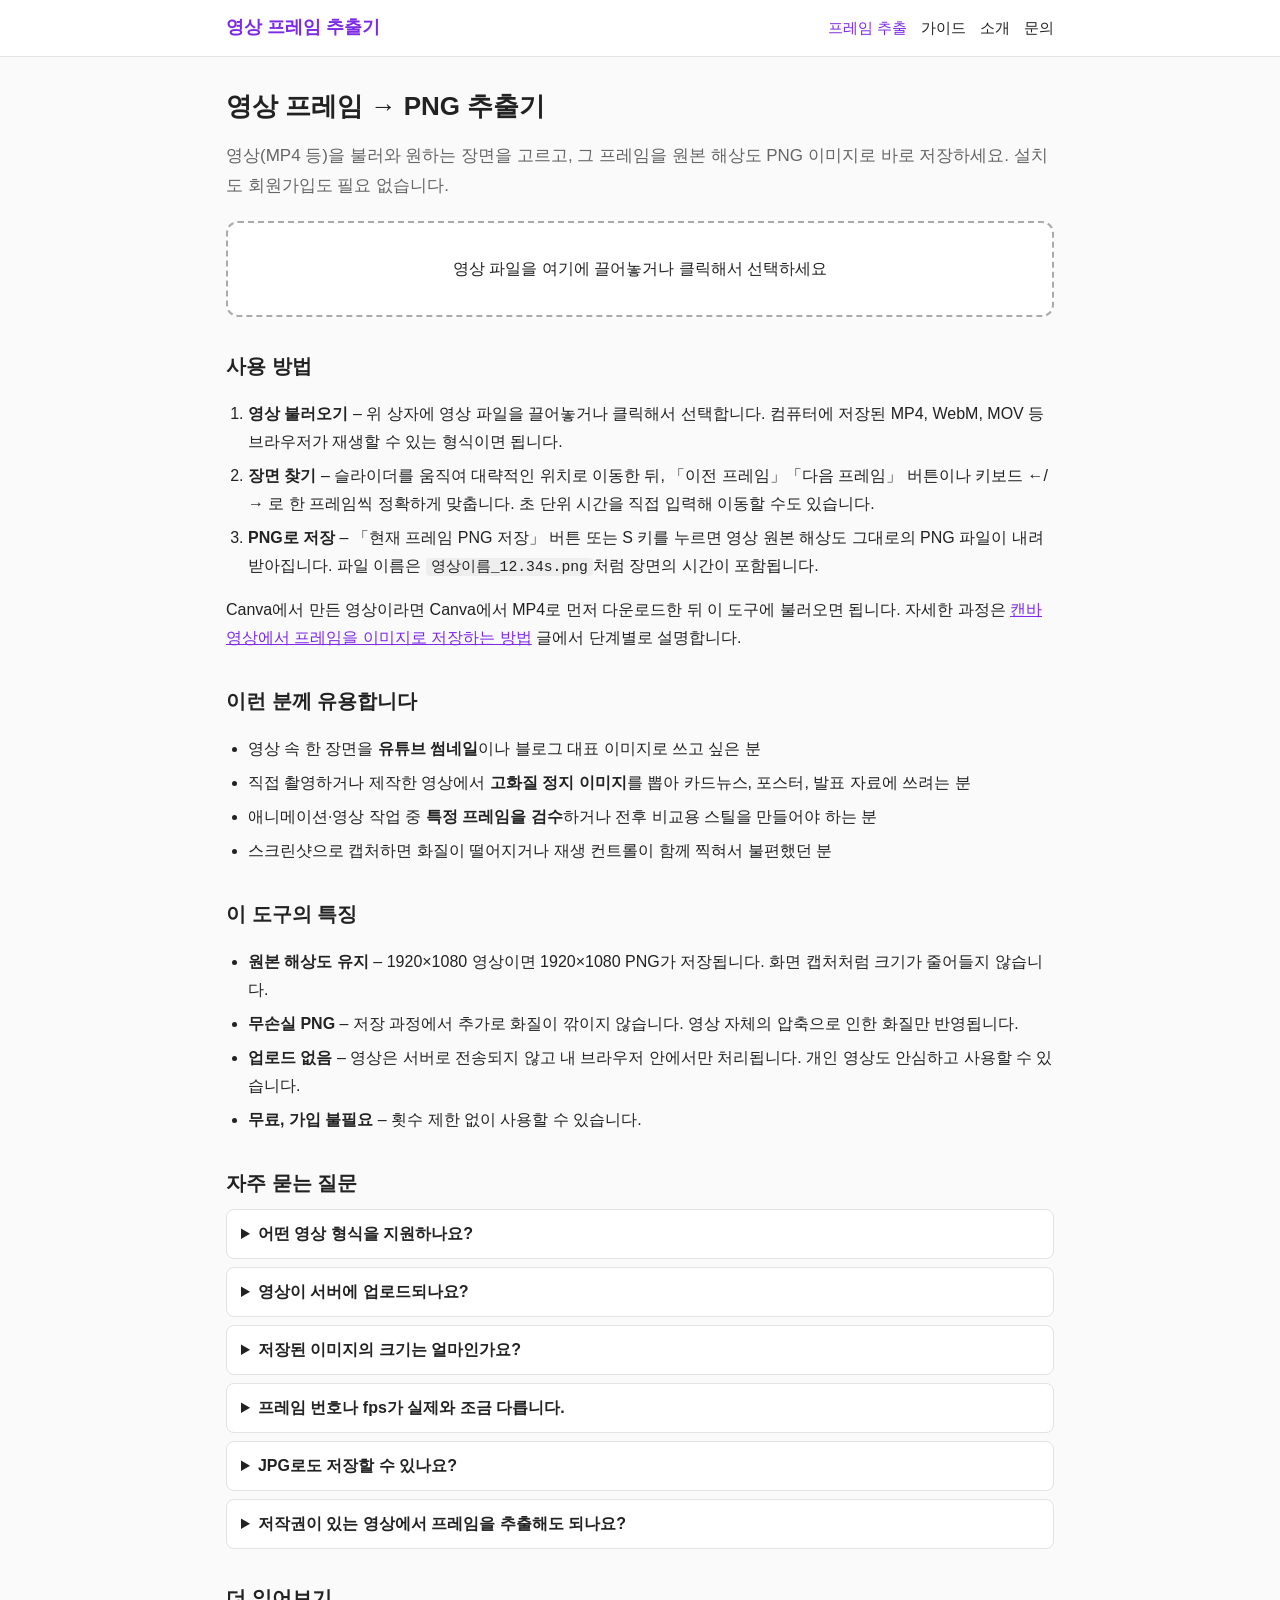
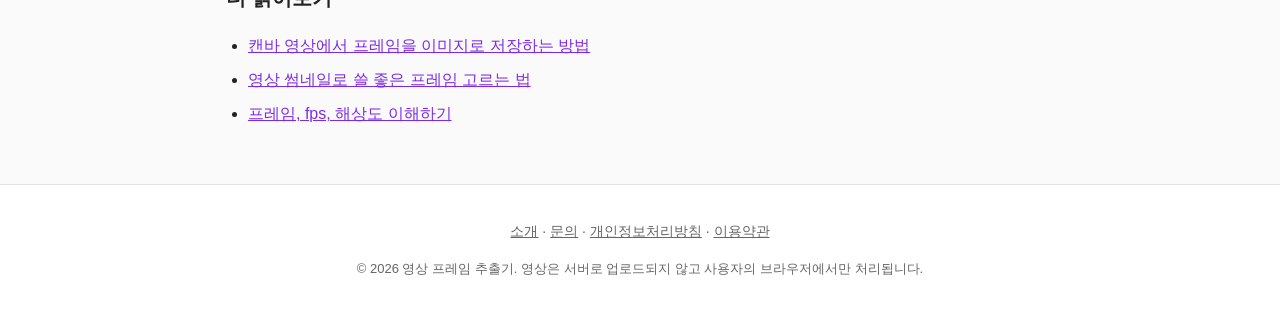
<file: index.html>
<!doctype html>
<html lang="ko">
<head>
<meta charset="utf-8">
<meta name="viewport" content="width=device-width, initial-scale=1">
<title>영상 프레임 추출기 – 영상 속 장면을 PNG 이미지로 저장</title>
<meta name="description" content="영상에서 원하는 프레임을 골라 원본 해상도 PNG로 저장하는 무료 온라인 도구. 업로드 없이 브라우저에서 처리됩니다.">
<link rel="canonical" href="https://durinori.kr/">
<meta property="og:title" content="영상 프레임 추출기 – 영상 속 장면을 PNG 이미지로 저장">
<meta property="og:description" content="영상에서 원하는 프레임을 골라 원본 해상도 PNG로 저장하는 무료 온라인 도구. 업로드 없이 브라우저에서 처리됩니다.">
<meta property="og:type" content="website">
<link rel="stylesheet" href="style.css">

</head>
<body>
<header class="site">
  <div class="wrap bar">
    <a class="logo" href="index.html">영상 프레임 추출기</a>
    <nav><a href="index.html" class=on>프레임 추출</a><a href="guide.html">가이드</a><a href="about.html">소개</a><a href="contact.html">문의</a></nav>
  </div>
</header>
<main class="wrap">

<h1>영상 프레임 → PNG 추출기</h1>
<p class="lead">영상(MP4 등)을 불러와 원하는 장면을 고르고, 그 프레임을 원본 해상도 PNG 이미지로 바로 저장하세요. 설치도 회원가입도 필요 없습니다.</p>

<section class="tool" id="tool">
  <div id="drop">영상 파일을 여기에 끌어놓거나 클릭해서 선택하세요<input id="file" type="file" accept="video/*" hidden></div>
  <video id="v" controls muted playsinline></video>
  <div id="ctrl">
    <input id="seek" type="range" min="0" value="0" step="any" aria-label="재생 위치">
    <div class="row">
      <button id="back">◀ 이전 프레임</button>
      <button id="fwd">다음 프레임 ▶</button>
      <label>이동(초) <input id="t" type="number" min="0" step="0.01"></label>
      <button id="go">이동</button>
      <button id="save" class="primary">현재 프레임 PNG 저장</button>
    </div>
    <div class="row"><span id="info"></span></div>
    <div class="row hint">단축키: ←/→ 프레임 이동 · S 저장 · 스페이스 재생/정지</div>
  </div>
</section>

<section>
  <h2>사용 방법</h2>
  <ol>
    <li><strong>영상 불러오기</strong> – 위 상자에 영상 파일을 끌어놓거나 클릭해서 선택합니다. 컴퓨터에 저장된 MP4, WebM, MOV 등 브라우저가 재생할 수 있는 형식이면 됩니다.</li>
    <li><strong>장면 찾기</strong> – 슬라이더를 움직여 대략적인 위치로 이동한 뒤, 「이전 프레임」「다음 프레임」 버튼이나 키보드 ←/→ 로 한 프레임씩 정확하게 맞춥니다. 초 단위 시간을 직접 입력해 이동할 수도 있습니다.</li>
    <li><strong>PNG로 저장</strong> – 「현재 프레임 PNG 저장」 버튼 또는 S 키를 누르면 영상 원본 해상도 그대로의 PNG 파일이 내려받아집니다. 파일 이름은 <code>영상이름_12.34s.png</code>처럼 장면의 시간이 포함됩니다.</li>
  </ol>
  <p>Canva에서 만든 영상이라면 Canva에서 MP4로 먼저 다운로드한 뒤 이 도구에 불러오면 됩니다. 자세한 과정은 <a href="guide-canva-frame.html">캔바 영상에서 프레임을 이미지로 저장하는 방법</a> 글에서 단계별로 설명합니다.</p>
</section>

<section>
  <h2>이런 분께 유용합니다</h2>
  <ul>
    <li>영상 속 한 장면을 <strong>유튜브 썸네일</strong>이나 블로그 대표 이미지로 쓰고 싶은 분</li>
    <li>직접 촬영하거나 제작한 영상에서 <strong>고화질 정지 이미지</strong>를 뽑아 카드뉴스, 포스터, 발표 자료에 쓰려는 분</li>
    <li>애니메이션·영상 작업 중 <strong>특정 프레임을 검수</strong>하거나 전후 비교용 스틸을 만들어야 하는 분</li>
    <li>스크린샷으로 캡처하면 화질이 떨어지거나 재생 컨트롤이 함께 찍혀서 불편했던 분</li>
  </ul>
</section>

<section>
  <h2>이 도구의 특징</h2>
  <ul>
    <li><strong>원본 해상도 유지</strong> – 1920×1080 영상이면 1920×1080 PNG가 저장됩니다. 화면 캡처처럼 크기가 줄어들지 않습니다.</li>
    <li><strong>무손실 PNG</strong> – 저장 과정에서 추가로 화질이 깎이지 않습니다. 영상 자체의 압축으로 인한 화질만 반영됩니다.</li>
    <li><strong>업로드 없음</strong> – 영상은 서버로 전송되지 않고 내 브라우저 안에서만 처리됩니다. 개인 영상도 안심하고 사용할 수 있습니다.</li>
    <li><strong>무료, 가입 불필요</strong> – 횟수 제한 없이 사용할 수 있습니다.</li>
  </ul>
</section>

<section>
  <h2>자주 묻는 질문</h2>
  <details><summary>어떤 영상 형식을 지원하나요?</summary>
    <p>사용 중인 브라우저가 재생할 수 있는 형식이면 모두 가능합니다. 대부분의 브라우저에서 MP4(H.264), WebM을 지원하고, Safari에서는 MOV도 재생됩니다. 영상이 재생되지 않으면 MP4(H.264)로 변환한 뒤 다시 시도해 보세요.</p></details>
  <details><summary>영상이 서버에 업로드되나요?</summary>
    <p>아니요. 선택한 파일은 브라우저 안에서만 열리며 어떤 서버에도 전송되지 않습니다. 페이지를 닫으면 불러온 영상 정보도 사라집니다.</p></details>
  <details><summary>저장된 이미지의 크기는 얼마인가요?</summary>
    <p>영상의 실제 해상도와 같습니다. 화면에 작게 표시되더라도 저장되는 PNG는 원본 크기입니다. 해상도는 도구 아래의 정보 표시줄에서 확인할 수 있습니다.</p></details>
  <details><summary>프레임 번호나 fps가 실제와 조금 다릅니다.</summary>
    <p>브라우저는 영상의 정확한 프레임 정보를 직접 알려주지 않아서, 재생 중 프레임 간격을 측정해 fps를 추정합니다. 가변 프레임레이트(VFR) 영상에서는 오차가 생길 수 있습니다. 이 경우 슬라이더나 초 단위 입력으로 원하는 장면에 맞춰 주세요. 자세한 내용은 <a href="guide-fps-resolution.html">프레임, fps, 해상도 이해하기</a>를 참고하세요.</p></details>
  <details><summary>JPG로도 저장할 수 있나요?</summary>
    <p>현재는 PNG만 지원합니다. JPG가 필요하면 저장한 PNG를 이미지 편집 앱이나 변환 도구로 JPG로 바꾸면 됩니다.</p></details>
  <details><summary>저작권이 있는 영상에서 프레임을 추출해도 되나요?</summary>
    <p>본인이 제작했거나 사용 권한을 가진 영상에만 이용해 주세요. 타인의 영상에서 추출한 이미지를 허락 없이 게시·배포하면 저작권 문제가 생길 수 있습니다. 자세한 내용은 <a href="terms.html">이용약관</a>을 확인하세요.</p></details>
</section>

<section>
  <h2>더 읽어보기</h2>
  <ul>
    <li><a href="guide-canva-frame.html">캔바 영상에서 프레임을 이미지로 저장하는 방법</a></li>
    <li><a href="guide-thumbnail-frame.html">영상 썸네일로 쓸 좋은 프레임 고르는 법</a></li>
    <li><a href="guide-fps-resolution.html">프레임, fps, 해상도 이해하기</a></li>
  </ul>
</section>

</main>
<footer class="site">
  <div class="wrap">
    <p><a href="about.html">소개</a> · <a href="contact.html">문의</a> · <a href="privacy.html">개인정보처리방침</a> · <a href="terms.html">이용약관</a></p>
    <p class="small">© 2026 영상 프레임 추출기. 영상은 서버로 업로드되지 않고 사용자의 브라우저에서만 처리됩니다.</p>
  </div>
</footer>
<script src="app.js"></script>
</body>
</html>
</file>
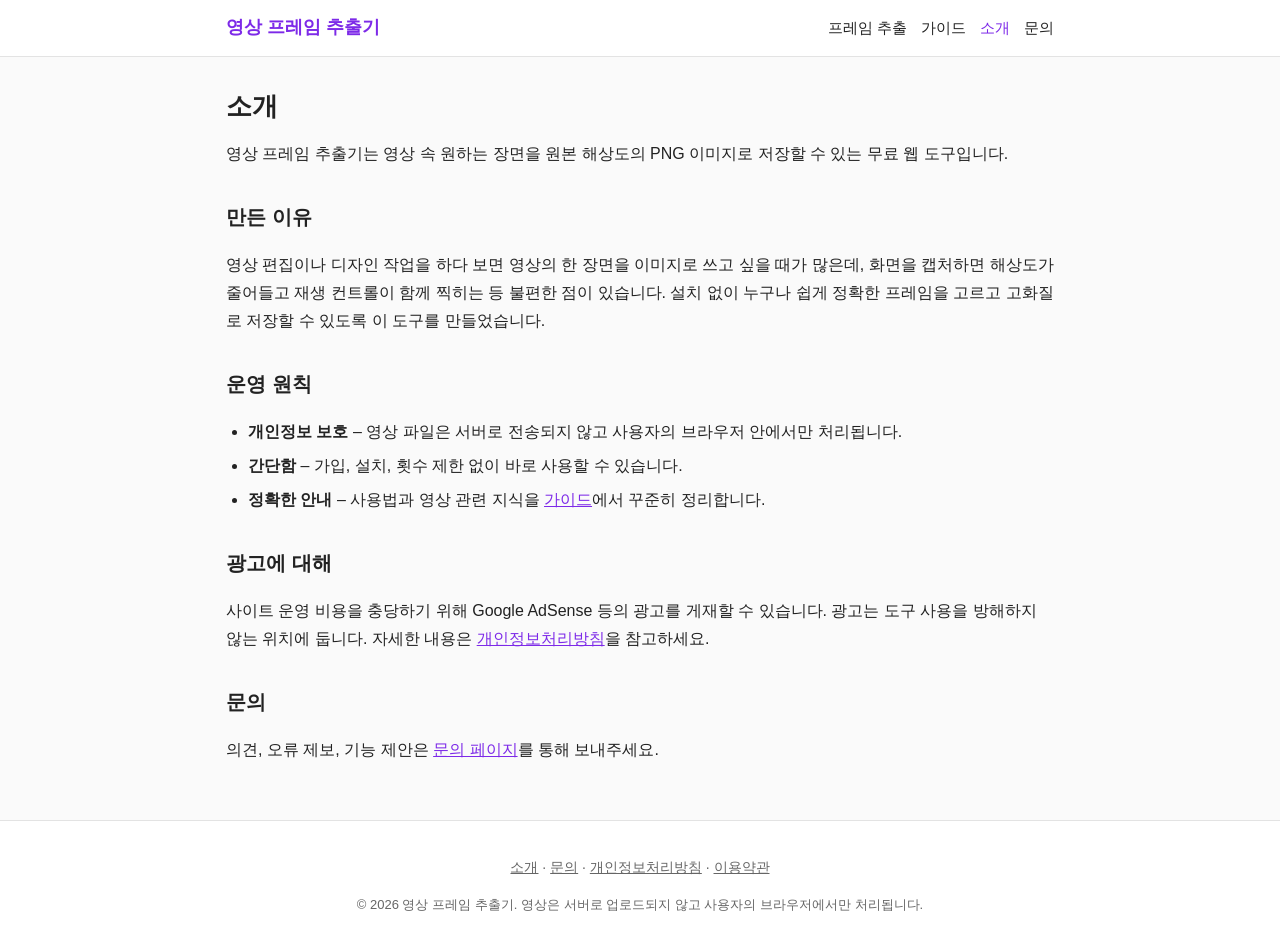
<file: about.html>
<!doctype html>
<html lang="ko">
<head>
<meta charset="utf-8">
<meta name="viewport" content="width=device-width, initial-scale=1">
<title>소개 – 영상 프레임 추출기</title>
<meta name="description" content="영상 프레임 추출기의 소개와 운영 원칙을 안내합니다.">
<link rel="canonical" href="https://durinori.kr/about.html">
<meta property="og:title" content="소개 – 영상 프레임 추출기">
<meta property="og:description" content="영상 프레임 추출기의 소개와 운영 원칙을 안내합니다.">
<meta property="og:type" content="website">
<link rel="stylesheet" href="style.css">

</head>
<body>
<header class="site">
  <div class="wrap bar">
    <a class="logo" href="index.html">영상 프레임 추출기</a>
    <nav><a href="index.html">프레임 추출</a><a href="guide.html">가이드</a><a href="about.html" class=on>소개</a><a href="contact.html">문의</a></nav>
  </div>
</header>
<main class="wrap">

<h1>소개</h1>
<p>영상 프레임 추출기는 영상 속 원하는 장면을 원본 해상도의 PNG 이미지로 저장할 수 있는 무료 웹 도구입니다.</p>
<h2>만든 이유</h2>
<p>영상 편집이나 디자인 작업을 하다 보면 영상의 한 장면을 이미지로 쓰고 싶을 때가 많은데, 화면을 캡처하면 해상도가 줄어들고 재생 컨트롤이 함께 찍히는 등 불편한 점이 있습니다. 설치 없이 누구나 쉽게 정확한 프레임을 고르고 고화질로 저장할 수 있도록 이 도구를 만들었습니다.</p>
<h2>운영 원칙</h2>
<ul>
<li><strong>개인정보 보호</strong> – 영상 파일은 서버로 전송되지 않고 사용자의 브라우저 안에서만 처리됩니다.</li>
<li><strong>간단함</strong> – 가입, 설치, 횟수 제한 없이 바로 사용할 수 있습니다.</li>
<li><strong>정확한 안내</strong> – 사용법과 영상 관련 지식을 <a href="guide.html">가이드</a>에서 꾸준히 정리합니다.</li>
</ul>
<h2>광고에 대해</h2>
<p>사이트 운영 비용을 충당하기 위해 Google AdSense 등의 광고를 게재할 수 있습니다. 광고는 도구 사용을 방해하지 않는 위치에 둡니다. 자세한 내용은 <a href="privacy.html">개인정보처리방침</a>을 참고하세요.</p>
<h2>문의</h2>
<p>의견, 오류 제보, 기능 제안은 <a href="contact.html">문의 페이지</a>를 통해 보내주세요.</p>

</main>
<footer class="site">
  <div class="wrap">
    <p><a href="about.html">소개</a> · <a href="contact.html">문의</a> · <a href="privacy.html">개인정보처리방침</a> · <a href="terms.html">이용약관</a></p>
    <p class="small">© 2026 영상 프레임 추출기. 영상은 서버로 업로드되지 않고 사용자의 브라우저에서만 처리됩니다.</p>
  </div>
</footer>

</body>
</html>
</file>
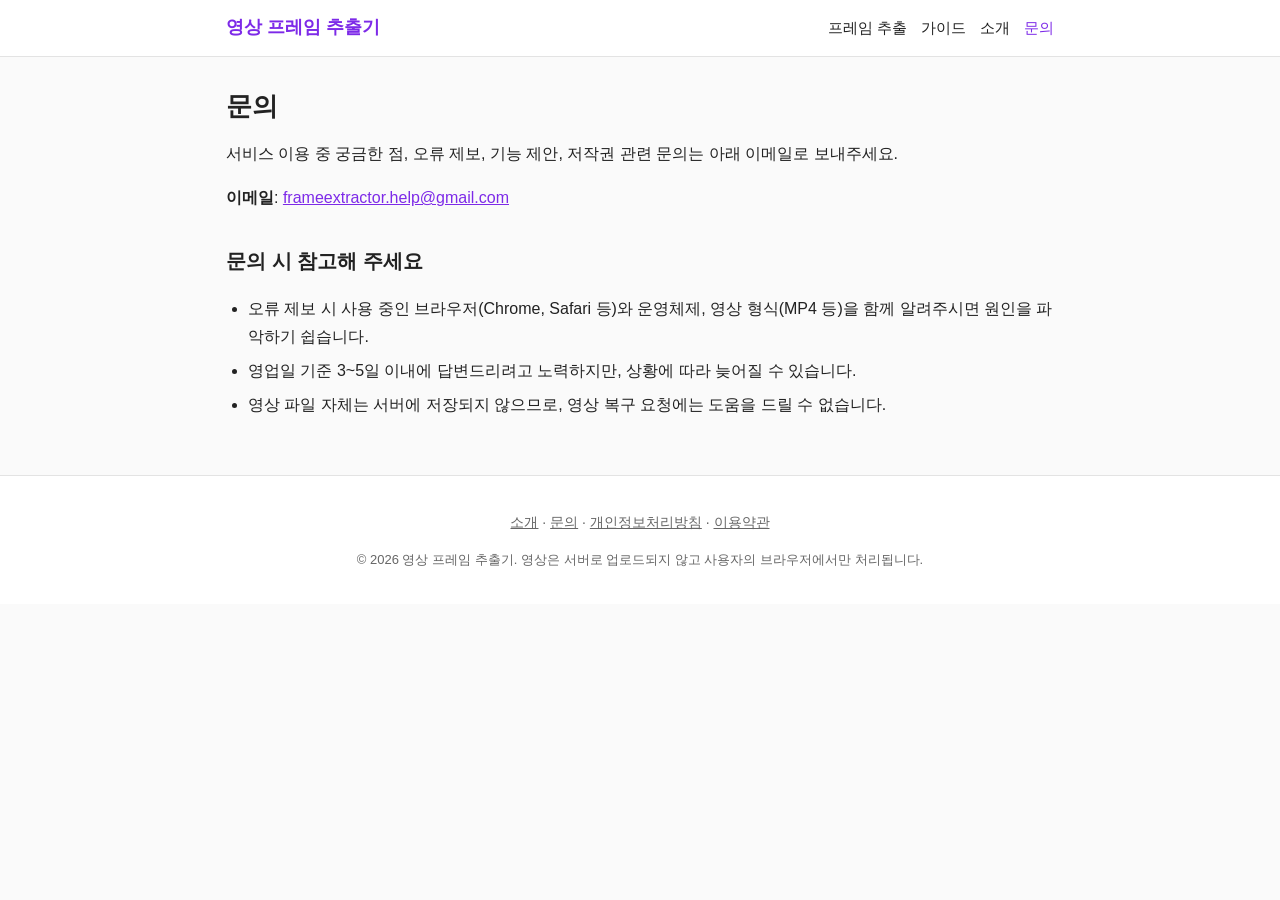
<file: contact.html>
<!doctype html>
<html lang="ko">
<head>
<meta charset="utf-8">
<meta name="viewport" content="width=device-width, initial-scale=1">
<title>문의 – 영상 프레임 추출기</title>
<meta name="description" content="영상 프레임 추출기 이용 문의, 오류 제보, 제안을 위한 연락처 안내.">
<link rel="canonical" href="https://durinori.kr/contact.html">
<meta property="og:title" content="문의 – 영상 프레임 추출기">
<meta property="og:description" content="영상 프레임 추출기 이용 문의, 오류 제보, 제안을 위한 연락처 안내.">
<meta property="og:type" content="website">
<link rel="stylesheet" href="style.css">

</head>
<body>
<header class="site">
  <div class="wrap bar">
    <a class="logo" href="index.html">영상 프레임 추출기</a>
    <nav><a href="index.html">프레임 추출</a><a href="guide.html">가이드</a><a href="about.html">소개</a><a href="contact.html" class=on>문의</a></nav>
  </div>
</header>
<main class="wrap">

<h1>문의</h1>
<p>서비스 이용 중 궁금한 점, 오류 제보, 기능 제안, 저작권 관련 문의는 아래 이메일로 보내주세요.</p>
<p><strong>이메일</strong>: <a href="mailto:frameextractor.help@gmail.com">frameextractor.help@gmail.com</a></p>
<h2>문의 시 참고해 주세요</h2>
<ul>
<li>오류 제보 시 사용 중인 브라우저(Chrome, Safari 등)와 운영체제, 영상 형식(MP4 등)을 함께 알려주시면 원인을 파악하기 쉽습니다.</li>
<li>영업일 기준 3~5일 이내에 답변드리려고 노력하지만, 상황에 따라 늦어질 수 있습니다.</li>
<li>영상 파일 자체는 서버에 저장되지 않으므로, 영상 복구 요청에는 도움을 드릴 수 없습니다.</li>
</ul>

</main>
<footer class="site">
  <div class="wrap">
    <p><a href="about.html">소개</a> · <a href="contact.html">문의</a> · <a href="privacy.html">개인정보처리방침</a> · <a href="terms.html">이용약관</a></p>
    <p class="small">© 2026 영상 프레임 추출기. 영상은 서버로 업로드되지 않고 사용자의 브라우저에서만 처리됩니다.</p>
  </div>
</footer>

</body>
</html>
</file>
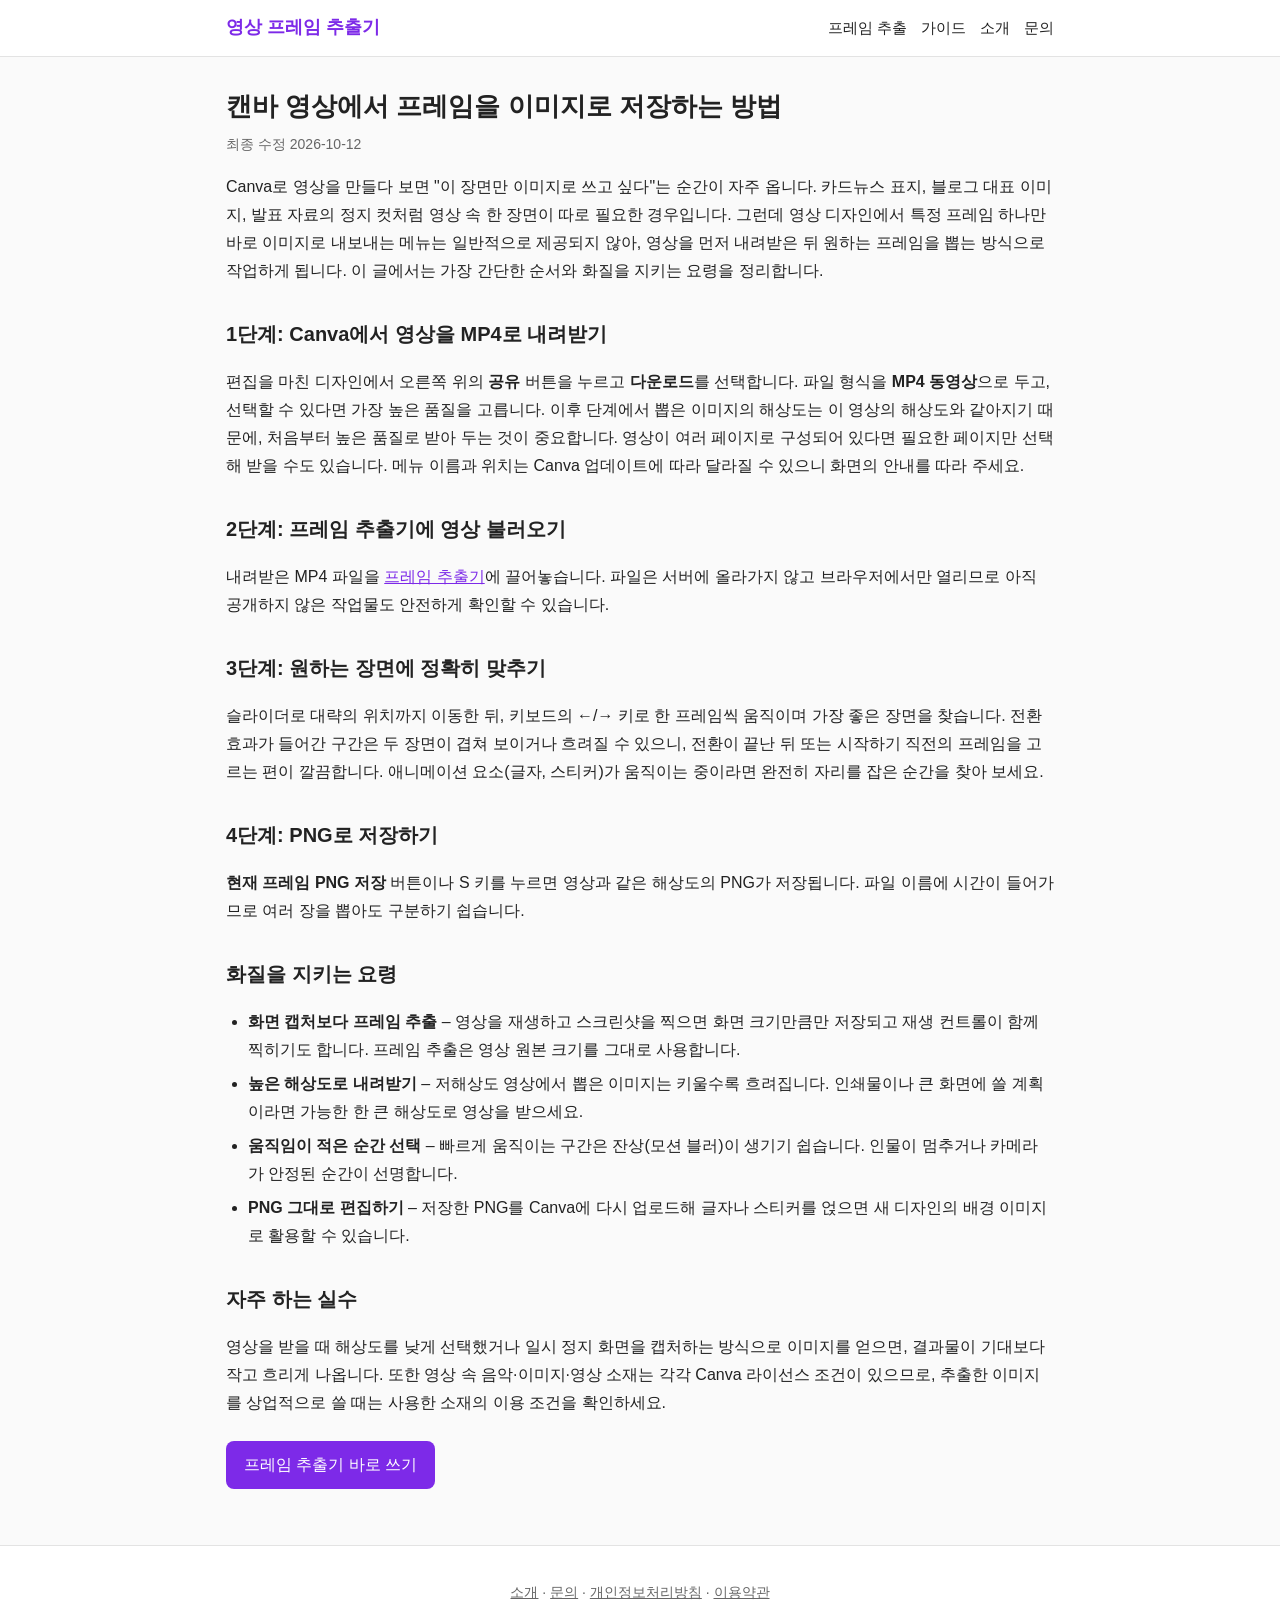
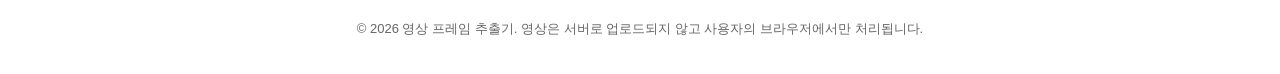
<file: guide-canva-frame.html>
<!doctype html>
<html lang="ko">
<head>
<meta charset="utf-8">
<meta name="viewport" content="width=device-width, initial-scale=1">
<title>캔바 영상에서 프레임을 이미지로 저장하는 방법 – 영상 프레임 추출기</title>
<meta name="description" content="Canva에서 만든 영상의 특정 장면을 PNG 이미지로 저장하는 순서와 화질을 지키는 요령을 단계별로 설명합니다.">
<link rel="canonical" href="https://durinori.kr/guide-canva-frame.html">
<meta property="og:title" content="캔바 영상에서 프레임을 이미지로 저장하는 방법 – 영상 프레임 추출기">
<meta property="og:description" content="Canva에서 만든 영상의 특정 장면을 PNG 이미지로 저장하는 순서와 화질을 지키는 요령을 단계별로 설명합니다.">
<meta property="og:type" content="website">
<link rel="stylesheet" href="style.css">

</head>
<body>
<header class="site">
  <div class="wrap bar">
    <a class="logo" href="index.html">영상 프레임 추출기</a>
    <nav><a href="index.html">프레임 추출</a><a href="guide.html">가이드</a><a href="about.html">소개</a><a href="contact.html">문의</a></nav>
  </div>
</header>
<main class="wrap">

<article>
<h1>캔바 영상에서 프레임을 이미지로 저장하는 방법</h1>
<p class="meta">최종 수정 2026-10-12</p>
<p>Canva로 영상을 만들다 보면 "이 장면만 이미지로 쓰고 싶다"는 순간이 자주 옵니다. 카드뉴스 표지, 블로그 대표 이미지, 발표 자료의 정지 컷처럼 영상 속 한 장면이 따로 필요한 경우입니다. 그런데 영상 디자인에서 특정 프레임 하나만 바로 이미지로 내보내는 메뉴는 일반적으로 제공되지 않아, 영상을 먼저 내려받은 뒤 원하는 프레임을 뽑는 방식으로 작업하게 됩니다. 이 글에서는 가장 간단한 순서와 화질을 지키는 요령을 정리합니다.</p>

<h2>1단계: Canva에서 영상을 MP4로 내려받기</h2>
<p>편집을 마친 디자인에서 오른쪽 위의 <strong>공유</strong> 버튼을 누르고 <strong>다운로드</strong>를 선택합니다. 파일 형식을 <strong>MP4 동영상</strong>으로 두고, 선택할 수 있다면 가장 높은 품질을 고릅니다. 이후 단계에서 뽑은 이미지의 해상도는 이 영상의 해상도와 같아지기 때문에, 처음부터 높은 품질로 받아 두는 것이 중요합니다. 영상이 여러 페이지로 구성되어 있다면 필요한 페이지만 선택해 받을 수도 있습니다. 메뉴 이름과 위치는 Canva 업데이트에 따라 달라질 수 있으니 화면의 안내를 따라 주세요.</p>

<h2>2단계: 프레임 추출기에 영상 불러오기</h2>
<p>내려받은 MP4 파일을 <a href="index.html">프레임 추출기</a>에 끌어놓습니다. 파일은 서버에 올라가지 않고 브라우저에서만 열리므로 아직 공개하지 않은 작업물도 안전하게 확인할 수 있습니다.</p>

<h2>3단계: 원하는 장면에 정확히 맞추기</h2>
<p>슬라이더로 대략의 위치까지 이동한 뒤, 키보드의 ←/→ 키로 한 프레임씩 움직이며 가장 좋은 장면을 찾습니다. 전환 효과가 들어간 구간은 두 장면이 겹쳐 보이거나 흐려질 수 있으니, 전환이 끝난 뒤 또는 시작하기 직전의 프레임을 고르는 편이 깔끔합니다. 애니메이션 요소(글자, 스티커)가 움직이는 중이라면 완전히 자리를 잡은 순간을 찾아 보세요.</p>

<h2>4단계: PNG로 저장하기</h2>
<p><strong>현재 프레임 PNG 저장</strong> 버튼이나 S 키를 누르면 영상과 같은 해상도의 PNG가 저장됩니다. 파일 이름에 시간이 들어가므로 여러 장을 뽑아도 구분하기 쉽습니다.</p>

<h2>화질을 지키는 요령</h2>
<ul>
<li><strong>화면 캡처보다 프레임 추출</strong> – 영상을 재생하고 스크린샷을 찍으면 화면 크기만큼만 저장되고 재생 컨트롤이 함께 찍히기도 합니다. 프레임 추출은 영상 원본 크기를 그대로 사용합니다.</li>
<li><strong>높은 해상도로 내려받기</strong> – 저해상도 영상에서 뽑은 이미지는 키울수록 흐려집니다. 인쇄물이나 큰 화면에 쓸 계획이라면 가능한 한 큰 해상도로 영상을 받으세요.</li>
<li><strong>움직임이 적은 순간 선택</strong> – 빠르게 움직이는 구간은 잔상(모션 블러)이 생기기 쉽습니다. 인물이 멈추거나 카메라가 안정된 순간이 선명합니다.</li>
<li><strong>PNG 그대로 편집하기</strong> – 저장한 PNG를 Canva에 다시 업로드해 글자나 스티커를 얹으면 새 디자인의 배경 이미지로 활용할 수 있습니다.</li>
</ul>

<h2>자주 하는 실수</h2>
<p>영상을 받을 때 해상도를 낮게 선택했거나 일시 정지 화면을 캡처하는 방식으로 이미지를 얻으면, 결과물이 기대보다 작고 흐리게 나옵니다. 또한 영상 속 음악·이미지·영상 소재는 각각 Canva 라이선스 조건이 있으므로, 추출한 이미지를 상업적으로 쓸 때는 사용한 소재의 이용 조건을 확인하세요.</p>

<p><a class="btn" href="index.html">프레임 추출기 바로 쓰기</a></p>
</article>

</main>
<footer class="site">
  <div class="wrap">
    <p><a href="about.html">소개</a> · <a href="contact.html">문의</a> · <a href="privacy.html">개인정보처리방침</a> · <a href="terms.html">이용약관</a></p>
    <p class="small">© 2026 영상 프레임 추출기. 영상은 서버로 업로드되지 않고 사용자의 브라우저에서만 처리됩니다.</p>
  </div>
</footer>

</body>
</html>
</file>
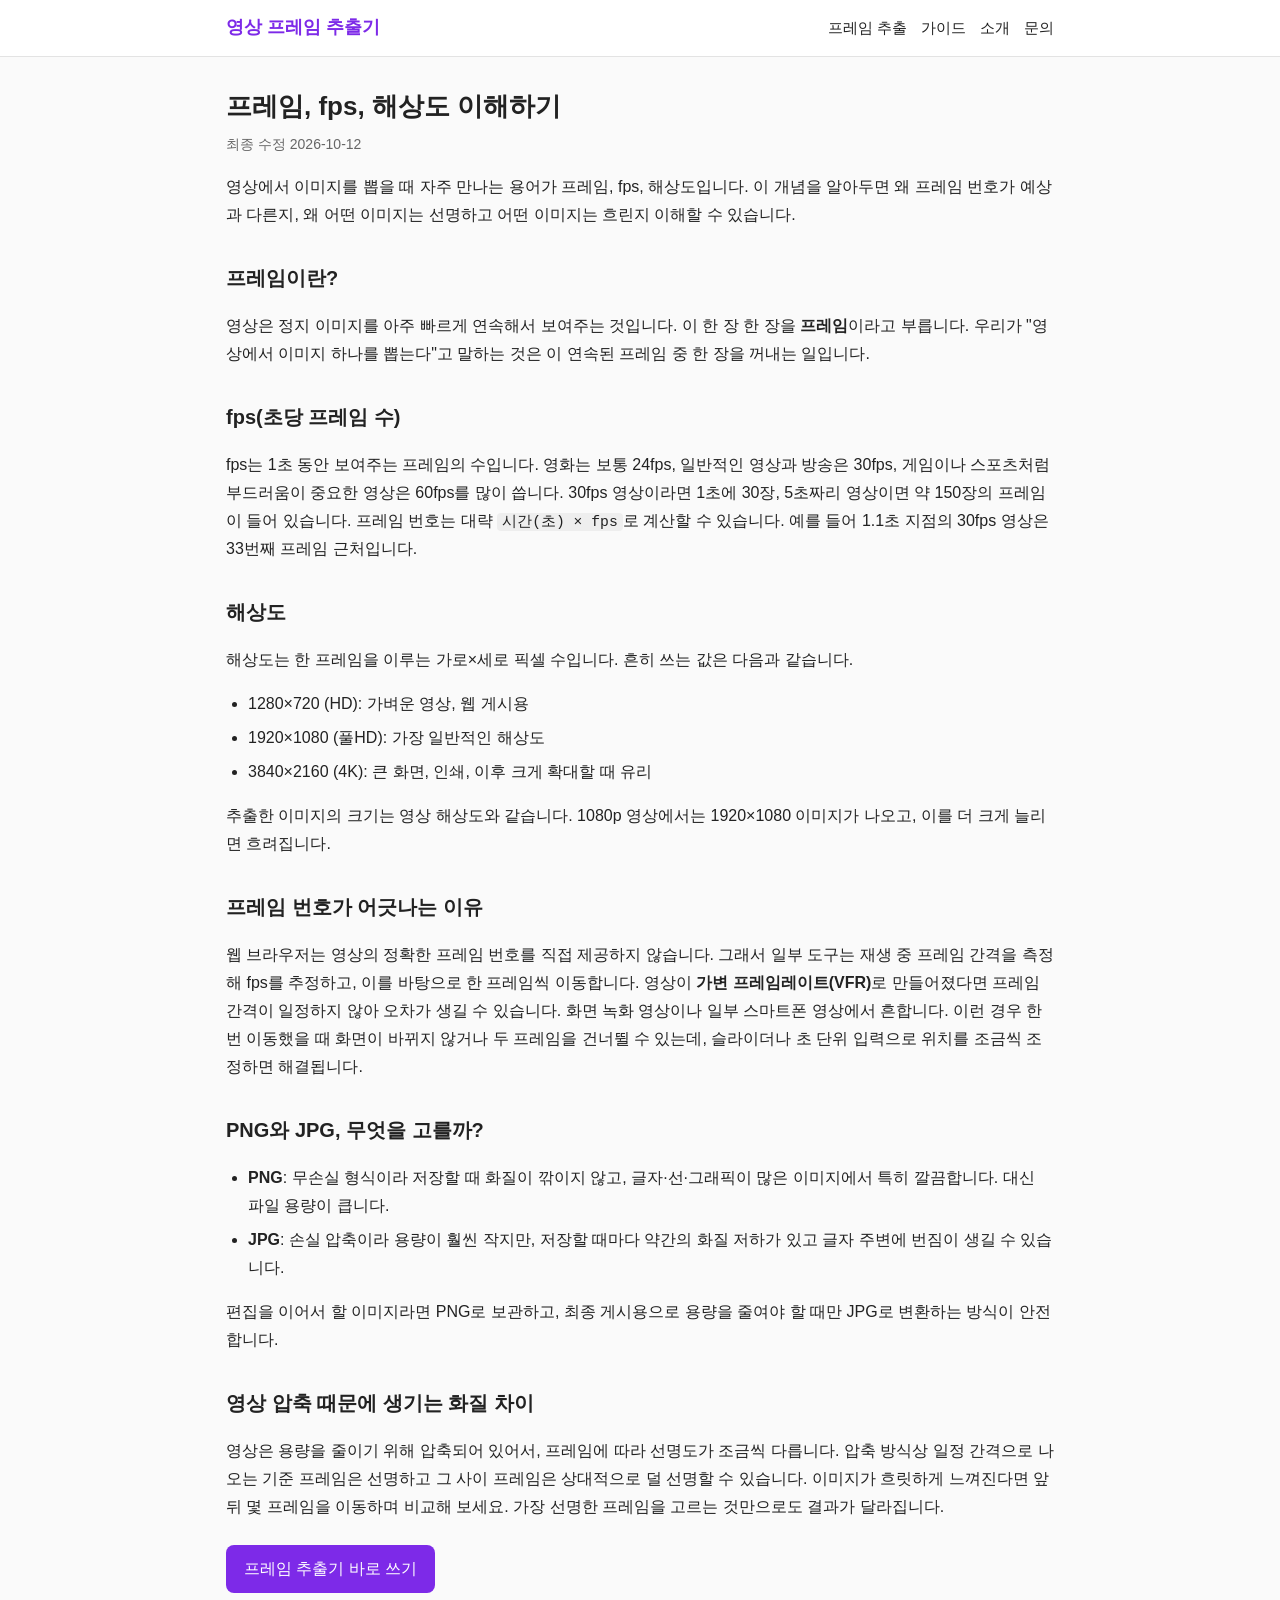
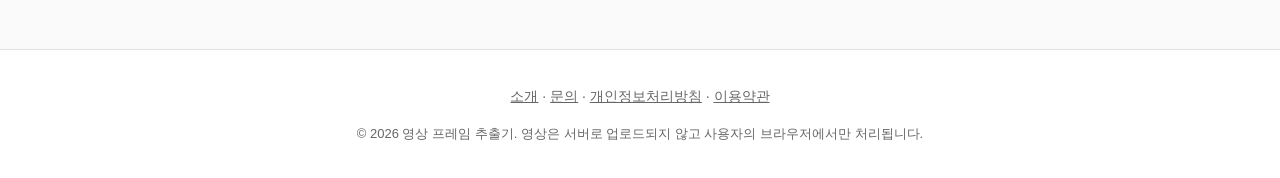
<file: guide-fps-resolution.html>
<!doctype html>
<html lang="ko">
<head>
<meta charset="utf-8">
<meta name="viewport" content="width=device-width, initial-scale=1">
<title>프레임, fps, 해상도 이해하기 – 영상 프레임 추출기</title>
<meta name="description" content="영상 프레임, fps, 해상도의 개념과 프레임 번호가 어긋나는 이유, PNG와 JPG 선택 기준을 쉽게 설명합니다.">
<link rel="canonical" href="https://durinori.kr/guide-fps-resolution.html">
<meta property="og:title" content="프레임, fps, 해상도 이해하기 – 영상 프레임 추출기">
<meta property="og:description" content="영상 프레임, fps, 해상도의 개념과 프레임 번호가 어긋나는 이유, PNG와 JPG 선택 기준을 쉽게 설명합니다.">
<meta property="og:type" content="website">
<link rel="stylesheet" href="style.css">

</head>
<body>
<header class="site">
  <div class="wrap bar">
    <a class="logo" href="index.html">영상 프레임 추출기</a>
    <nav><a href="index.html">프레임 추출</a><a href="guide.html">가이드</a><a href="about.html">소개</a><a href="contact.html">문의</a></nav>
  </div>
</header>
<main class="wrap">

<article>
<h1>프레임, fps, 해상도 이해하기</h1>
<p class="meta">최종 수정 2026-10-12</p>
<p>영상에서 이미지를 뽑을 때 자주 만나는 용어가 프레임, fps, 해상도입니다. 이 개념을 알아두면 왜 프레임 번호가 예상과 다른지, 왜 어떤 이미지는 선명하고 어떤 이미지는 흐린지 이해할 수 있습니다.</p>

<h2>프레임이란?</h2>
<p>영상은 정지 이미지를 아주 빠르게 연속해서 보여주는 것입니다. 이 한 장 한 장을 <strong>프레임</strong>이라고 부릅니다. 우리가 "영상에서 이미지 하나를 뽑는다"고 말하는 것은 이 연속된 프레임 중 한 장을 꺼내는 일입니다.</p>

<h2>fps(초당 프레임 수)</h2>
<p>fps는 1초 동안 보여주는 프레임의 수입니다. 영화는 보통 24fps, 일반적인 영상과 방송은 30fps, 게임이나 스포츠처럼 부드러움이 중요한 영상은 60fps를 많이 씁니다. 30fps 영상이라면 1초에 30장, 5초짜리 영상이면 약 150장의 프레임이 들어 있습니다. 프레임 번호는 대략 <code>시간(초) × fps</code>로 계산할 수 있습니다. 예를 들어 1.1초 지점의 30fps 영상은 33번째 프레임 근처입니다.</p>

<h2>해상도</h2>
<p>해상도는 한 프레임을 이루는 가로×세로 픽셀 수입니다. 흔히 쓰는 값은 다음과 같습니다.</p>
<ul>
<li>1280×720 (HD): 가벼운 영상, 웹 게시용</li>
<li>1920×1080 (풀HD): 가장 일반적인 해상도</li>
<li>3840×2160 (4K): 큰 화면, 인쇄, 이후 크게 확대할 때 유리</li>
</ul>
<p>추출한 이미지의 크기는 영상 해상도와 같습니다. 1080p 영상에서는 1920×1080 이미지가 나오고, 이를 더 크게 늘리면 흐려집니다.</p>

<h2>프레임 번호가 어긋나는 이유</h2>
<p>웹 브라우저는 영상의 정확한 프레임 번호를 직접 제공하지 않습니다. 그래서 일부 도구는 재생 중 프레임 간격을 측정해 fps를 추정하고, 이를 바탕으로 한 프레임씩 이동합니다. 영상이 <strong>가변 프레임레이트(VFR)</strong>로 만들어졌다면 프레임 간격이 일정하지 않아 오차가 생길 수 있습니다. 화면 녹화 영상이나 일부 스마트폰 영상에서 흔합니다. 이런 경우 한 번 이동했을 때 화면이 바뀌지 않거나 두 프레임을 건너뛸 수 있는데, 슬라이더나 초 단위 입력으로 위치를 조금씩 조정하면 해결됩니다.</p>

<h2>PNG와 JPG, 무엇을 고를까?</h2>
<ul>
<li><strong>PNG</strong>: 무손실 형식이라 저장할 때 화질이 깎이지 않고, 글자·선·그래픽이 많은 이미지에서 특히 깔끔합니다. 대신 파일 용량이 큽니다.</li>
<li><strong>JPG</strong>: 손실 압축이라 용량이 훨씬 작지만, 저장할 때마다 약간의 화질 저하가 있고 글자 주변에 번짐이 생길 수 있습니다.</li>
</ul>
<p>편집을 이어서 할 이미지라면 PNG로 보관하고, 최종 게시용으로 용량을 줄여야 할 때만 JPG로 변환하는 방식이 안전합니다.</p>

<h2>영상 압축 때문에 생기는 화질 차이</h2>
<p>영상은 용량을 줄이기 위해 압축되어 있어서, 프레임에 따라 선명도가 조금씩 다릅니다. 압축 방식상 일정 간격으로 나오는 기준 프레임은 선명하고 그 사이 프레임은 상대적으로 덜 선명할 수 있습니다. 이미지가 흐릿하게 느껴진다면 앞뒤 몇 프레임을 이동하며 비교해 보세요. 가장 선명한 프레임을 고르는 것만으로도 결과가 달라집니다.</p>
<p><a class="btn" href="index.html">프레임 추출기 바로 쓰기</a></p>
</article>

</main>
<footer class="site">
  <div class="wrap">
    <p><a href="about.html">소개</a> · <a href="contact.html">문의</a> · <a href="privacy.html">개인정보처리방침</a> · <a href="terms.html">이용약관</a></p>
    <p class="small">© 2026 영상 프레임 추출기. 영상은 서버로 업로드되지 않고 사용자의 브라우저에서만 처리됩니다.</p>
  </div>
</footer>

</body>
</html>
</file>
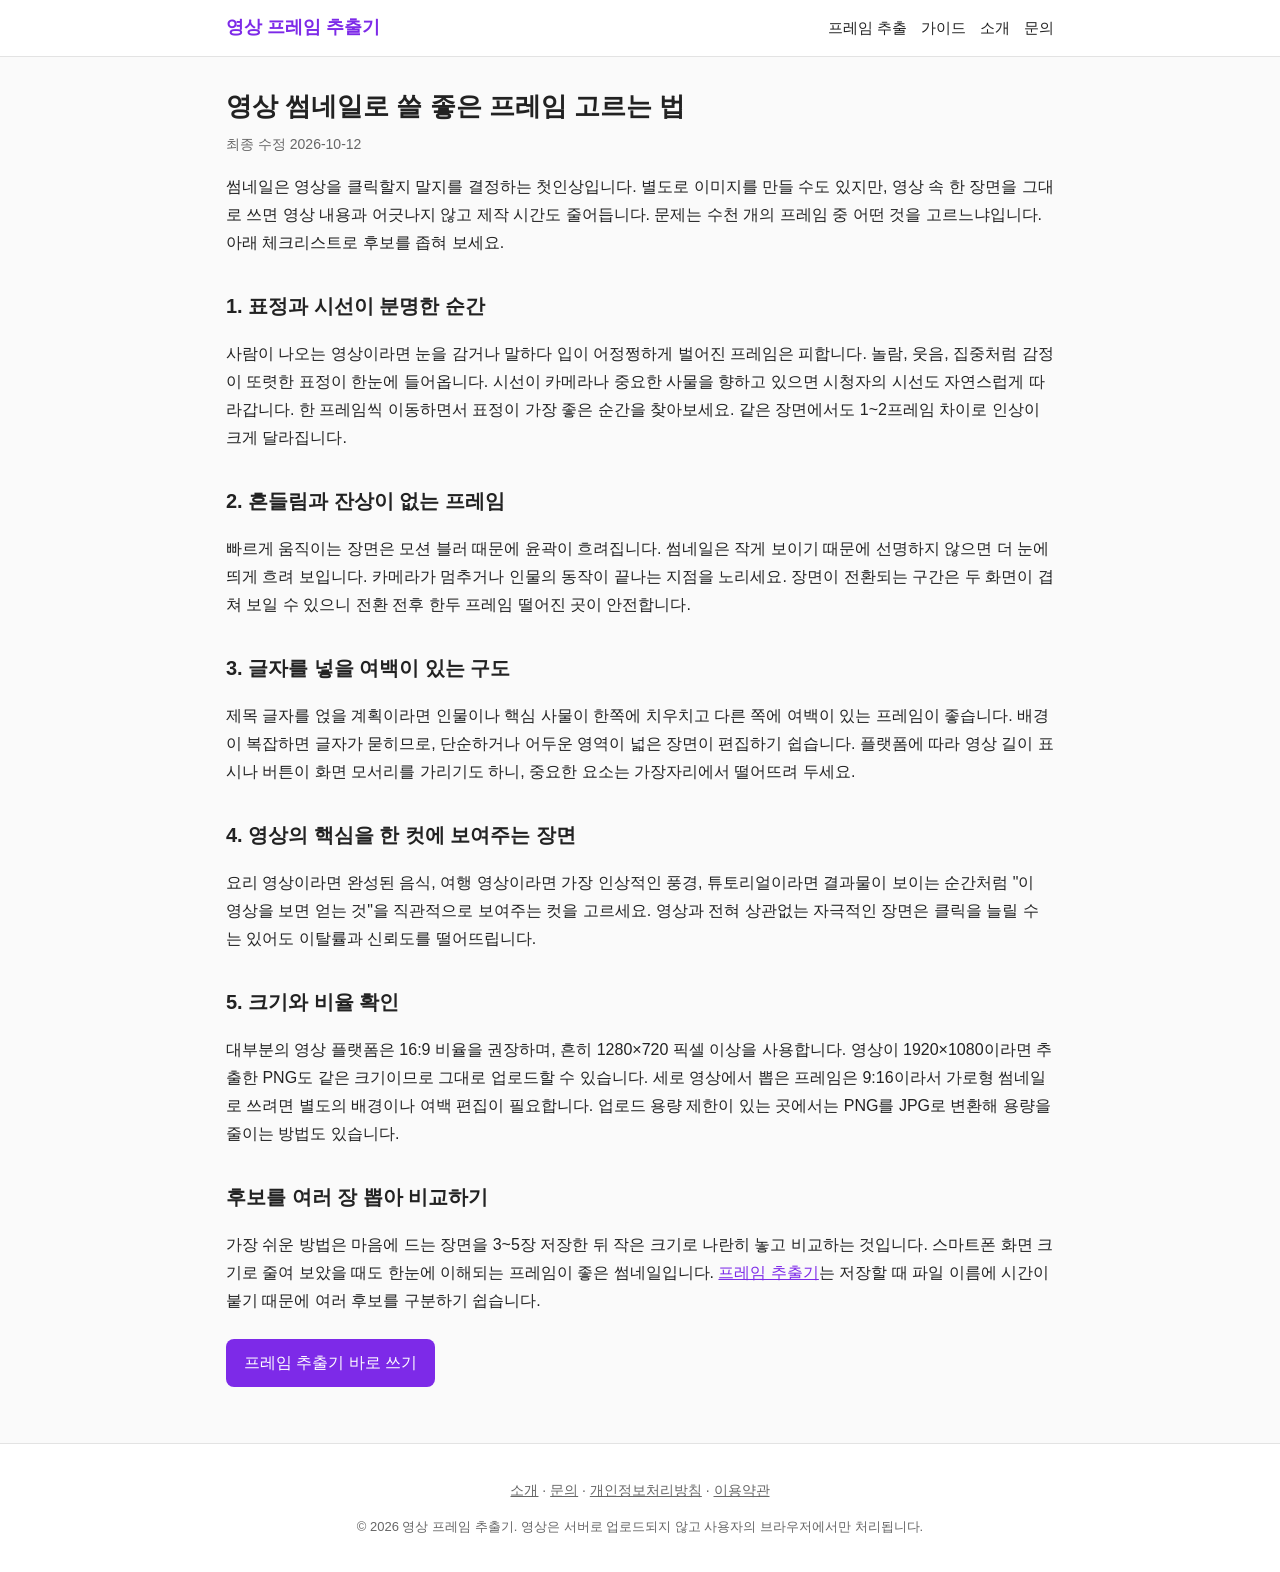
<file: guide-thumbnail-frame.html>
<!doctype html>
<html lang="ko">
<head>
<meta charset="utf-8">
<meta name="viewport" content="width=device-width, initial-scale=1">
<title>영상 썸네일로 쓸 좋은 프레임 고르는 법 – 영상 프레임 추출기</title>
<meta name="description" content="표정, 흔들림, 구도, 글자 여백, 비율까지 영상에서 썸네일용 프레임을 고를 때 확인할 체크리스트.">
<link rel="canonical" href="https://durinori.kr/guide-thumbnail-frame.html">
<meta property="og:title" content="영상 썸네일로 쓸 좋은 프레임 고르는 법 – 영상 프레임 추출기">
<meta property="og:description" content="표정, 흔들림, 구도, 글자 여백, 비율까지 영상에서 썸네일용 프레임을 고를 때 확인할 체크리스트.">
<meta property="og:type" content="website">
<link rel="stylesheet" href="style.css">

</head>
<body>
<header class="site">
  <div class="wrap bar">
    <a class="logo" href="index.html">영상 프레임 추출기</a>
    <nav><a href="index.html">프레임 추출</a><a href="guide.html">가이드</a><a href="about.html">소개</a><a href="contact.html">문의</a></nav>
  </div>
</header>
<main class="wrap">

<article>
<h1>영상 썸네일로 쓸 좋은 프레임 고르는 법</h1>
<p class="meta">최종 수정 2026-10-12</p>
<p>썸네일은 영상을 클릭할지 말지를 결정하는 첫인상입니다. 별도로 이미지를 만들 수도 있지만, 영상 속 한 장면을 그대로 쓰면 영상 내용과 어긋나지 않고 제작 시간도 줄어듭니다. 문제는 수천 개의 프레임 중 어떤 것을 고르느냐입니다. 아래 체크리스트로 후보를 좁혀 보세요.</p>

<h2>1. 표정과 시선이 분명한 순간</h2>
<p>사람이 나오는 영상이라면 눈을 감거나 말하다 입이 어정쩡하게 벌어진 프레임은 피합니다. 놀람, 웃음, 집중처럼 감정이 또렷한 표정이 한눈에 들어옵니다. 시선이 카메라나 중요한 사물을 향하고 있으면 시청자의 시선도 자연스럽게 따라갑니다. 한 프레임씩 이동하면서 표정이 가장 좋은 순간을 찾아보세요. 같은 장면에서도 1~2프레임 차이로 인상이 크게 달라집니다.</p>

<h2>2. 흔들림과 잔상이 없는 프레임</h2>
<p>빠르게 움직이는 장면은 모션 블러 때문에 윤곽이 흐려집니다. 썸네일은 작게 보이기 때문에 선명하지 않으면 더 눈에 띄게 흐려 보입니다. 카메라가 멈추거나 인물의 동작이 끝나는 지점을 노리세요. 장면이 전환되는 구간은 두 화면이 겹쳐 보일 수 있으니 전환 전후 한두 프레임 떨어진 곳이 안전합니다.</p>

<h2>3. 글자를 넣을 여백이 있는 구도</h2>
<p>제목 글자를 얹을 계획이라면 인물이나 핵심 사물이 한쪽에 치우치고 다른 쪽에 여백이 있는 프레임이 좋습니다. 배경이 복잡하면 글자가 묻히므로, 단순하거나 어두운 영역이 넓은 장면이 편집하기 쉽습니다. 플랫폼에 따라 영상 길이 표시나 버튼이 화면 모서리를 가리기도 하니, 중요한 요소는 가장자리에서 떨어뜨려 두세요.</p>

<h2>4. 영상의 핵심을 한 컷에 보여주는 장면</h2>
<p>요리 영상이라면 완성된 음식, 여행 영상이라면 가장 인상적인 풍경, 튜토리얼이라면 결과물이 보이는 순간처럼 "이 영상을 보면 얻는 것"을 직관적으로 보여주는 컷을 고르세요. 영상과 전혀 상관없는 자극적인 장면은 클릭을 늘릴 수는 있어도 이탈률과 신뢰도를 떨어뜨립니다.</p>

<h2>5. 크기와 비율 확인</h2>
<p>대부분의 영상 플랫폼은 16:9 비율을 권장하며, 흔히 1280×720 픽셀 이상을 사용합니다. 영상이 1920×1080이라면 추출한 PNG도 같은 크기이므로 그대로 업로드할 수 있습니다. 세로 영상에서 뽑은 프레임은 9:16이라서 가로형 썸네일로 쓰려면 별도의 배경이나 여백 편집이 필요합니다. 업로드 용량 제한이 있는 곳에서는 PNG를 JPG로 변환해 용량을 줄이는 방법도 있습니다.</p>

<h2>후보를 여러 장 뽑아 비교하기</h2>
<p>가장 쉬운 방법은 마음에 드는 장면을 3~5장 저장한 뒤 작은 크기로 나란히 놓고 비교하는 것입니다. 스마트폰 화면 크기로 줄여 보았을 때도 한눈에 이해되는 프레임이 좋은 썸네일입니다. <a href="index.html">프레임 추출기</a>는 저장할 때 파일 이름에 시간이 붙기 때문에 여러 후보를 구분하기 쉽습니다.</p>
<p><a class="btn" href="index.html">프레임 추출기 바로 쓰기</a></p>
</article>

</main>
<footer class="site">
  <div class="wrap">
    <p><a href="about.html">소개</a> · <a href="contact.html">문의</a> · <a href="privacy.html">개인정보처리방침</a> · <a href="terms.html">이용약관</a></p>
    <p class="small">© 2026 영상 프레임 추출기. 영상은 서버로 업로드되지 않고 사용자의 브라우저에서만 처리됩니다.</p>
  </div>
</footer>

</body>
</html>
</file>
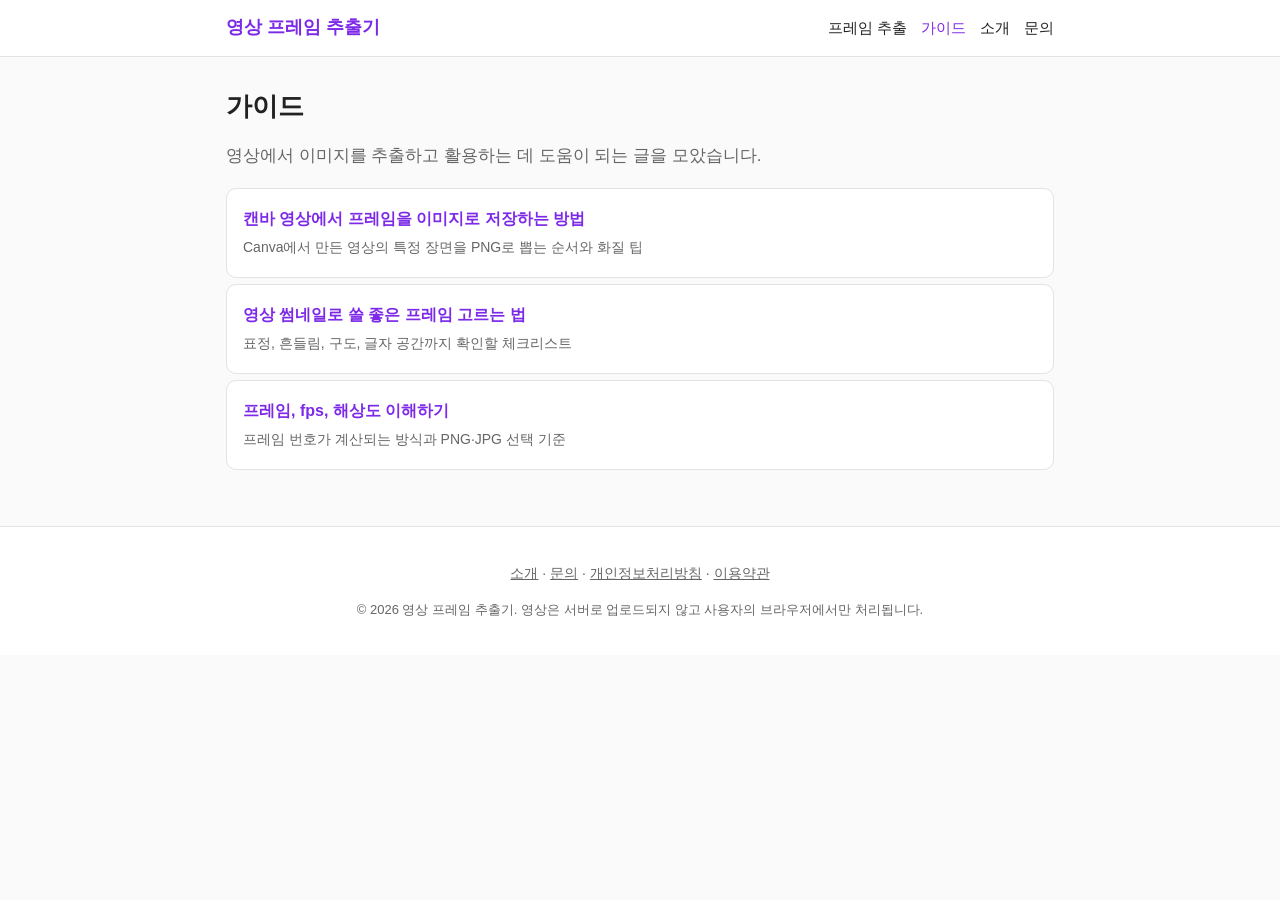
<file: guide.html>
<!doctype html>
<html lang="ko">
<head>
<meta charset="utf-8">
<meta name="viewport" content="width=device-width, initial-scale=1">
<title>가이드 – 영상 프레임 추출기</title>
<meta name="description" content="영상에서 프레임을 추출하고 썸네일·이미지로 활용하는 방법을 정리한 가이드 모음.">
<link rel="canonical" href="https://durinori.kr/guide.html">
<meta property="og:title" content="가이드 – 영상 프레임 추출기">
<meta property="og:description" content="영상에서 프레임을 추출하고 썸네일·이미지로 활용하는 방법을 정리한 가이드 모음.">
<meta property="og:type" content="website">
<link rel="stylesheet" href="style.css">

</head>
<body>
<header class="site">
  <div class="wrap bar">
    <a class="logo" href="index.html">영상 프레임 추출기</a>
    <nav><a href="index.html">프레임 추출</a><a href="guide.html" class=on>가이드</a><a href="about.html">소개</a><a href="contact.html">문의</a></nav>
  </div>
</header>
<main class="wrap">

<h1>가이드</h1>
<p class="lead">영상에서 이미지를 추출하고 활용하는 데 도움이 되는 글을 모았습니다.</p>
<ul class="cards">
  <li><a href="guide-canva-frame.html"><strong>캔바 영상에서 프레임을 이미지로 저장하는 방법</strong><span>Canva에서 만든 영상의 특정 장면을 PNG로 뽑는 순서와 화질 팁</span></a></li>
  <li><a href="guide-thumbnail-frame.html"><strong>영상 썸네일로 쓸 좋은 프레임 고르는 법</strong><span>표정, 흔들림, 구도, 글자 공간까지 확인할 체크리스트</span></a></li>
  <li><a href="guide-fps-resolution.html"><strong>프레임, fps, 해상도 이해하기</strong><span>프레임 번호가 계산되는 방식과 PNG·JPG 선택 기준</span></a></li>
</ul>

</main>
<footer class="site">
  <div class="wrap">
    <p><a href="about.html">소개</a> · <a href="contact.html">문의</a> · <a href="privacy.html">개인정보처리방침</a> · <a href="terms.html">이용약관</a></p>
    <p class="small">© 2026 영상 프레임 추출기. 영상은 서버로 업로드되지 않고 사용자의 브라우저에서만 처리됩니다.</p>
  </div>
</footer>

</body>
</html>
</file>
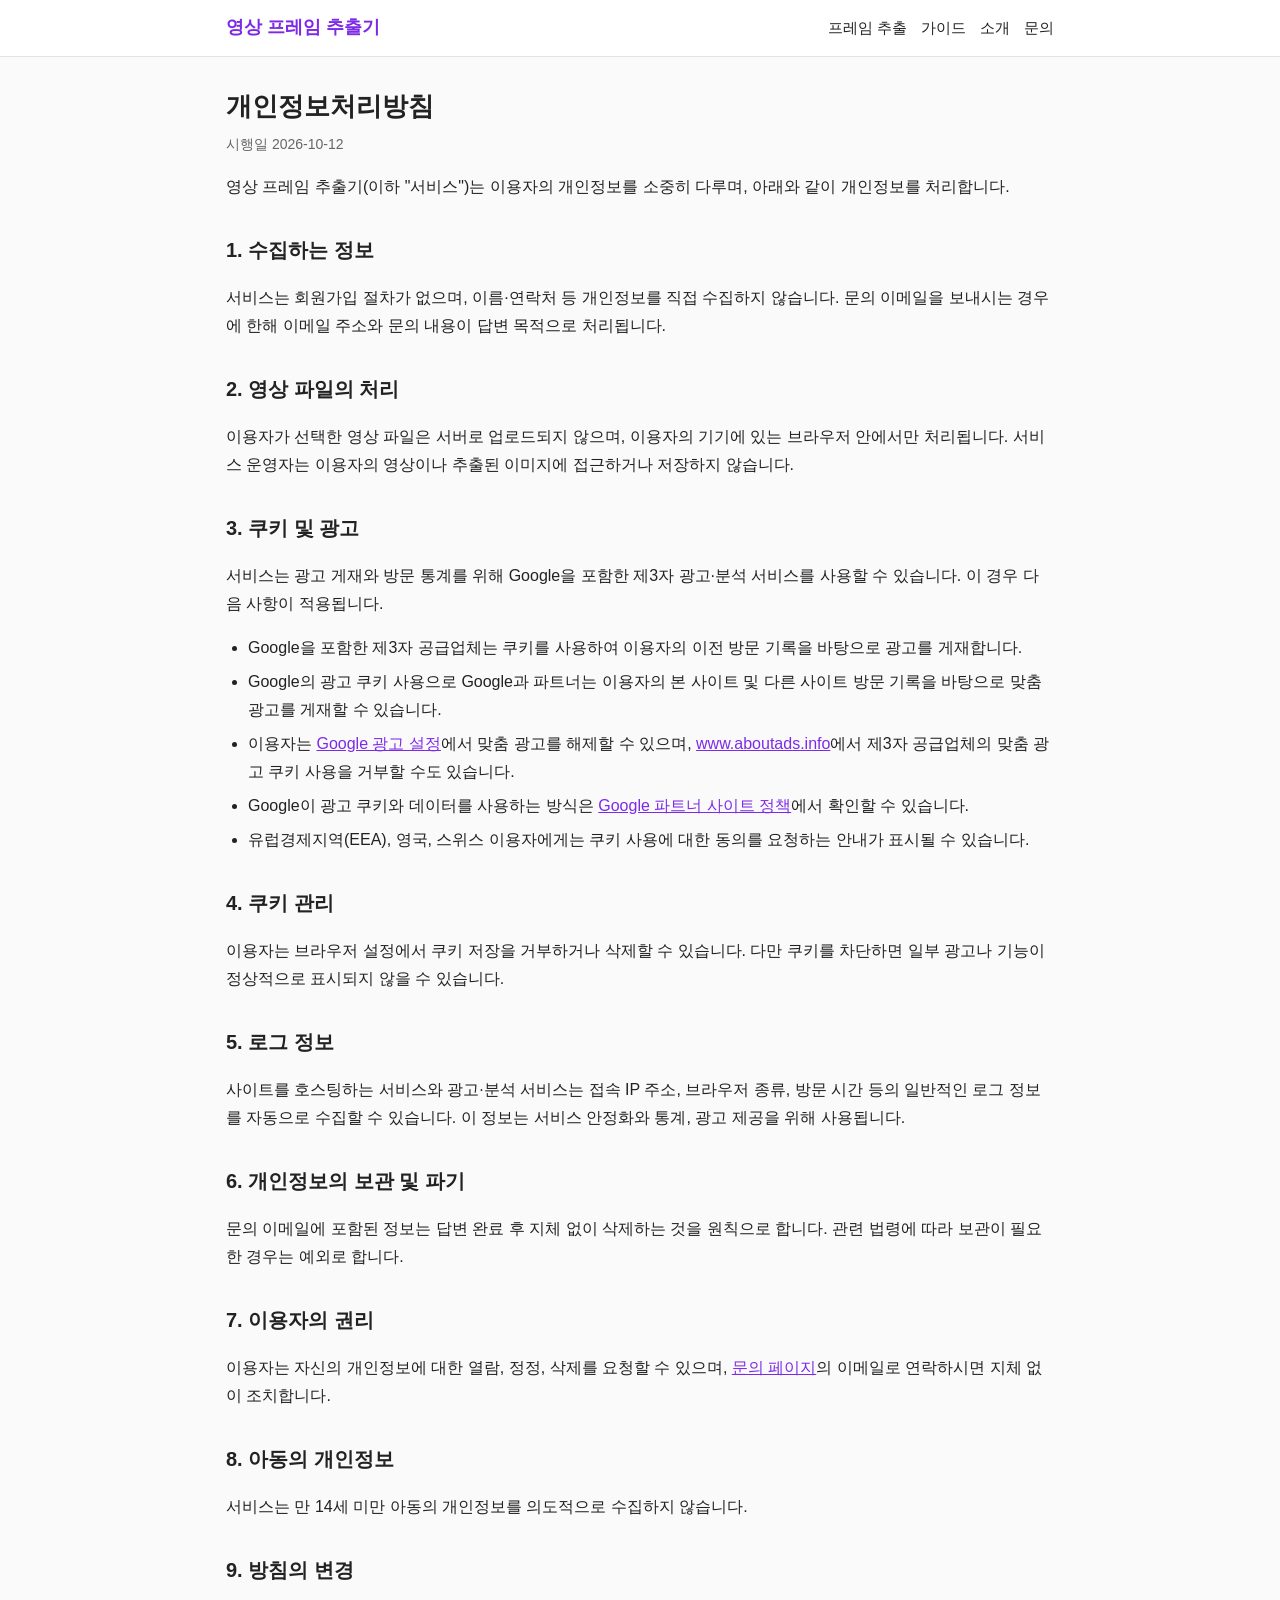
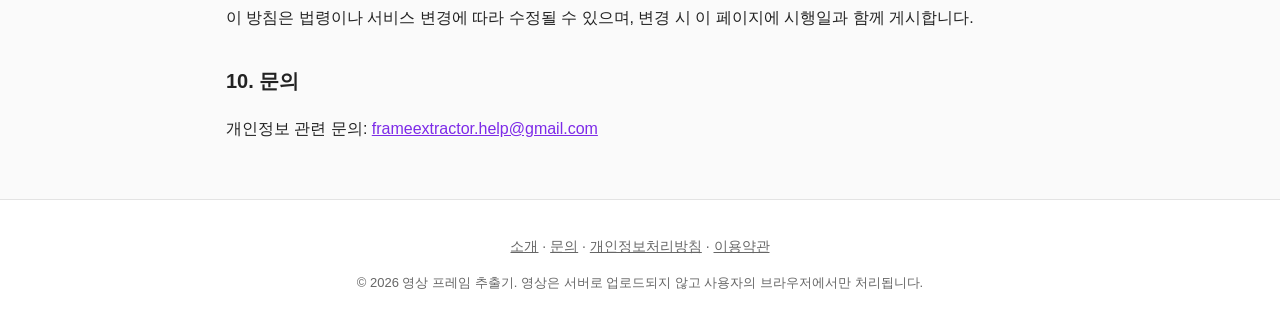
<file: privacy.html>
<!doctype html>
<html lang="ko">
<head>
<meta charset="utf-8">
<meta name="viewport" content="width=device-width, initial-scale=1">
<title>개인정보처리방침 – 영상 프레임 추출기</title>
<meta name="description" content="영상 프레임 추출기의 개인정보 처리, 쿠키, 광고 서비스 이용에 대한 방침.">
<link rel="canonical" href="https://durinori.kr/privacy.html">
<meta property="og:title" content="개인정보처리방침 – 영상 프레임 추출기">
<meta property="og:description" content="영상 프레임 추출기의 개인정보 처리, 쿠키, 광고 서비스 이용에 대한 방침.">
<meta property="og:type" content="website">
<link rel="stylesheet" href="style.css">

</head>
<body>
<header class="site">
  <div class="wrap bar">
    <a class="logo" href="index.html">영상 프레임 추출기</a>
    <nav><a href="index.html">프레임 추출</a><a href="guide.html">가이드</a><a href="about.html">소개</a><a href="contact.html">문의</a></nav>
  </div>
</header>
<main class="wrap">

<h1>개인정보처리방침</h1>
<p class="meta">시행일 2026-10-12</p>
<p>영상 프레임 추출기(이하 "서비스")는 이용자의 개인정보를 소중히 다루며, 아래와 같이 개인정보를 처리합니다.</p>

<h2>1. 수집하는 정보</h2>
<p>서비스는 회원가입 절차가 없으며, 이름·연락처 등 개인정보를 직접 수집하지 않습니다. 문의 이메일을 보내시는 경우에 한해 이메일 주소와 문의 내용이 답변 목적으로 처리됩니다.</p>

<h2>2. 영상 파일의 처리</h2>
<p>이용자가 선택한 영상 파일은 서버로 업로드되지 않으며, 이용자의 기기에 있는 브라우저 안에서만 처리됩니다. 서비스 운영자는 이용자의 영상이나 추출된 이미지에 접근하거나 저장하지 않습니다.</p>

<h2>3. 쿠키 및 광고</h2>
<p>서비스는 광고 게재와 방문 통계를 위해 Google을 포함한 제3자 광고·분석 서비스를 사용할 수 있습니다. 이 경우 다음 사항이 적용됩니다.</p>
<ul>
<li>Google을 포함한 제3자 공급업체는 쿠키를 사용하여 이용자의 이전 방문 기록을 바탕으로 광고를 게재합니다.</li>
<li>Google의 광고 쿠키 사용으로 Google과 파트너는 이용자의 본 사이트 및 다른 사이트 방문 기록을 바탕으로 맞춤 광고를 게재할 수 있습니다.</li>
<li>이용자는 <a href="https://adssettings.google.com" target="_blank" rel="noopener">Google 광고 설정</a>에서 맞춤 광고를 해제할 수 있으며, <a href="https://www.aboutads.info" target="_blank" rel="noopener">www.aboutads.info</a>에서 제3자 공급업체의 맞춤 광고 쿠키 사용을 거부할 수도 있습니다.</li>
<li>Google이 광고 쿠키와 데이터를 사용하는 방식은 <a href="https://policies.google.com/technologies/partner-sites" target="_blank" rel="noopener">Google 파트너 사이트 정책</a>에서 확인할 수 있습니다.</li>
<li>유럽경제지역(EEA), 영국, 스위스 이용자에게는 쿠키 사용에 대한 동의를 요청하는 안내가 표시될 수 있습니다.</li>
</ul>

<h2>4. 쿠키 관리</h2>
<p>이용자는 브라우저 설정에서 쿠키 저장을 거부하거나 삭제할 수 있습니다. 다만 쿠키를 차단하면 일부 광고나 기능이 정상적으로 표시되지 않을 수 있습니다.</p>

<h2>5. 로그 정보</h2>
<p>사이트를 호스팅하는 서비스와 광고·분석 서비스는 접속 IP 주소, 브라우저 종류, 방문 시간 등의 일반적인 로그 정보를 자동으로 수집할 수 있습니다. 이 정보는 서비스 안정화와 통계, 광고 제공을 위해 사용됩니다.</p>

<h2>6. 개인정보의 보관 및 파기</h2>
<p>문의 이메일에 포함된 정보는 답변 완료 후 지체 없이 삭제하는 것을 원칙으로 합니다. 관련 법령에 따라 보관이 필요한 경우는 예외로 합니다.</p>

<h2>7. 이용자의 권리</h2>
<p>이용자는 자신의 개인정보에 대한 열람, 정정, 삭제를 요청할 수 있으며, <a href="contact.html">문의 페이지</a>의 이메일로 연락하시면 지체 없이 조치합니다.</p>

<h2>8. 아동의 개인정보</h2>
<p>서비스는 만 14세 미만 아동의 개인정보를 의도적으로 수집하지 않습니다.</p>

<h2>9. 방침의 변경</h2>
<p>이 방침은 법령이나 서비스 변경에 따라 수정될 수 있으며, 변경 시 이 페이지에 시행일과 함께 게시합니다.</p>

<h2>10. 문의</h2>
<p>개인정보 관련 문의: <a href="mailto:frameextractor.help@gmail.com">frameextractor.help@gmail.com</a></p>

</main>
<footer class="site">
  <div class="wrap">
    <p><a href="about.html">소개</a> · <a href="contact.html">문의</a> · <a href="privacy.html">개인정보처리방침</a> · <a href="terms.html">이용약관</a></p>
    <p class="small">© 2026 영상 프레임 추출기. 영상은 서버로 업로드되지 않고 사용자의 브라우저에서만 처리됩니다.</p>
  </div>
</footer>

</body>
</html>
</file>
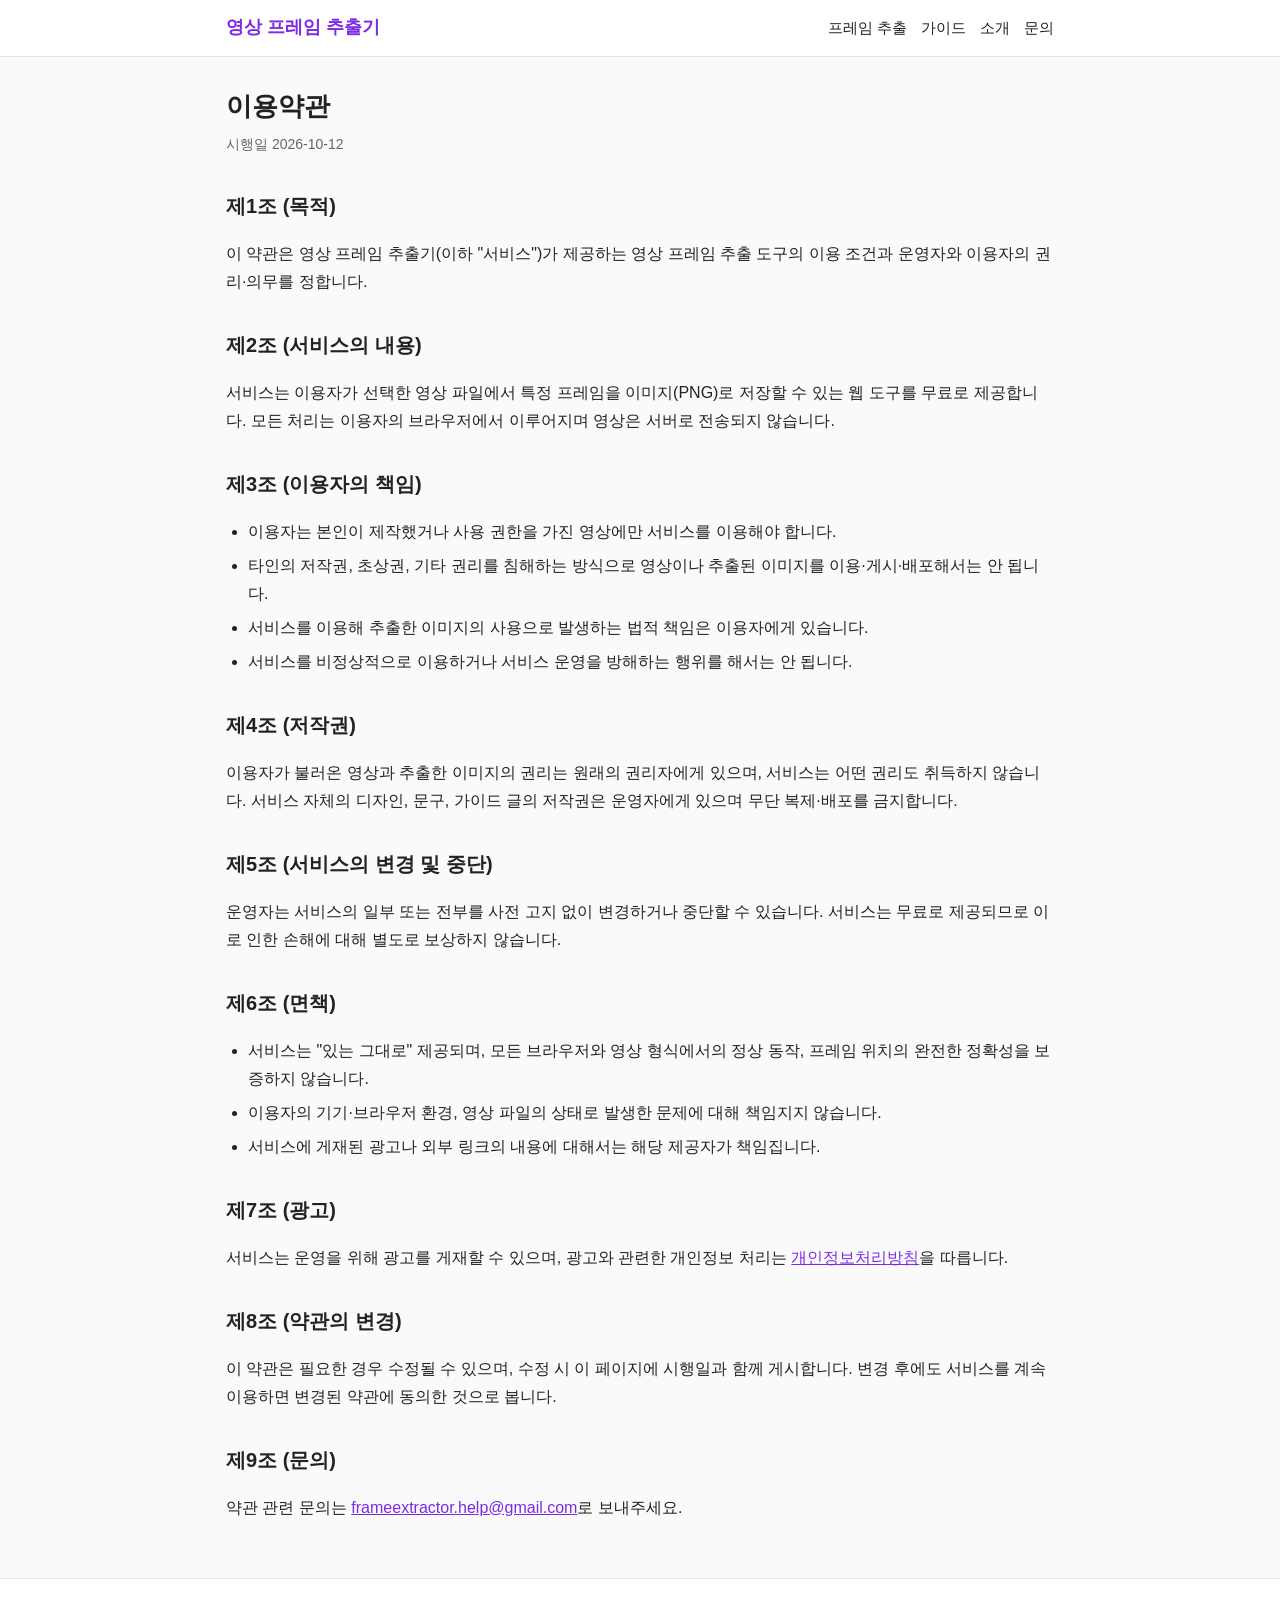
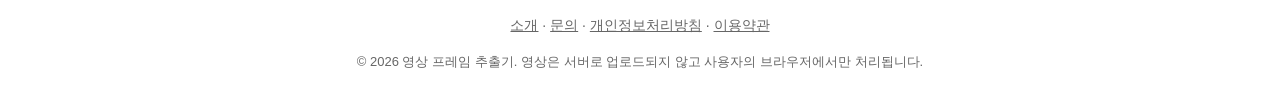
<file: terms.html>
<!doctype html>
<html lang="ko">
<head>
<meta charset="utf-8">
<meta name="viewport" content="width=device-width, initial-scale=1">
<title>이용약관 – 영상 프레임 추출기</title>
<meta name="description" content="영상 프레임 추출기의 이용 조건과 이용자의 책임, 저작권 관련 안내.">
<link rel="canonical" href="https://durinori.kr/terms.html">
<meta property="og:title" content="이용약관 – 영상 프레임 추출기">
<meta property="og:description" content="영상 프레임 추출기의 이용 조건과 이용자의 책임, 저작권 관련 안내.">
<meta property="og:type" content="website">
<link rel="stylesheet" href="style.css">

</head>
<body>
<header class="site">
  <div class="wrap bar">
    <a class="logo" href="index.html">영상 프레임 추출기</a>
    <nav><a href="index.html">프레임 추출</a><a href="guide.html">가이드</a><a href="about.html">소개</a><a href="contact.html">문의</a></nav>
  </div>
</header>
<main class="wrap">

<h1>이용약관</h1>
<p class="meta">시행일 2026-10-12</p>

<h2>제1조 (목적)</h2>
<p>이 약관은 영상 프레임 추출기(이하 "서비스")가 제공하는 영상 프레임 추출 도구의 이용 조건과 운영자와 이용자의 권리·의무를 정합니다.</p>

<h2>제2조 (서비스의 내용)</h2>
<p>서비스는 이용자가 선택한 영상 파일에서 특정 프레임을 이미지(PNG)로 저장할 수 있는 웹 도구를 무료로 제공합니다. 모든 처리는 이용자의 브라우저에서 이루어지며 영상은 서버로 전송되지 않습니다.</p>

<h2>제3조 (이용자의 책임)</h2>
<ul>
<li>이용자는 본인이 제작했거나 사용 권한을 가진 영상에만 서비스를 이용해야 합니다.</li>
<li>타인의 저작권, 초상권, 기타 권리를 침해하는 방식으로 영상이나 추출된 이미지를 이용·게시·배포해서는 안 됩니다.</li>
<li>서비스를 이용해 추출한 이미지의 사용으로 발생하는 법적 책임은 이용자에게 있습니다.</li>
<li>서비스를 비정상적으로 이용하거나 서비스 운영을 방해하는 행위를 해서는 안 됩니다.</li>
</ul>

<h2>제4조 (저작권)</h2>
<p>이용자가 불러온 영상과 추출한 이미지의 권리는 원래의 권리자에게 있으며, 서비스는 어떤 권리도 취득하지 않습니다. 서비스 자체의 디자인, 문구, 가이드 글의 저작권은 운영자에게 있으며 무단 복제·배포를 금지합니다.</p>

<h2>제5조 (서비스의 변경 및 중단)</h2>
<p>운영자는 서비스의 일부 또는 전부를 사전 고지 없이 변경하거나 중단할 수 있습니다. 서비스는 무료로 제공되므로 이로 인한 손해에 대해 별도로 보상하지 않습니다.</p>

<h2>제6조 (면책)</h2>
<ul>
<li>서비스는 "있는 그대로" 제공되며, 모든 브라우저와 영상 형식에서의 정상 동작, 프레임 위치의 완전한 정확성을 보증하지 않습니다.</li>
<li>이용자의 기기·브라우저 환경, 영상 파일의 상태로 발생한 문제에 대해 책임지지 않습니다.</li>
<li>서비스에 게재된 광고나 외부 링크의 내용에 대해서는 해당 제공자가 책임집니다.</li>
</ul>

<h2>제7조 (광고)</h2>
<p>서비스는 운영을 위해 광고를 게재할 수 있으며, 광고와 관련한 개인정보 처리는 <a href="privacy.html">개인정보처리방침</a>을 따릅니다.</p>

<h2>제8조 (약관의 변경)</h2>
<p>이 약관은 필요한 경우 수정될 수 있으며, 수정 시 이 페이지에 시행일과 함께 게시합니다. 변경 후에도 서비스를 계속 이용하면 변경된 약관에 동의한 것으로 봅니다.</p>

<h2>제9조 (문의)</h2>
<p>약관 관련 문의는 <a href="mailto:frameextractor.help@gmail.com">frameextractor.help@gmail.com</a>로 보내주세요.</p>

</main>
<footer class="site">
  <div class="wrap">
    <p><a href="about.html">소개</a> · <a href="contact.html">문의</a> · <a href="privacy.html">개인정보처리방침</a> · <a href="terms.html">이용약관</a></p>
    <p class="small">© 2026 영상 프레임 추출기. 영상은 서버로 업로드되지 않고 사용자의 브라우저에서만 처리됩니다.</p>
  </div>
</footer>

</body>
</html>
</file>
<file: style.css>
:root{--p:#7d2ae8;--bg:#fafafa;--fg:#222;--mut:#666;--line:#e3e3e3}
*{box-sizing:border-box}
body{margin:0;font-family:-apple-system,"Apple SD Gothic Neo","Noto Sans KR",sans-serif;background:var(--bg);color:var(--fg);line-height:1.75;font-size:16px}
.wrap{max-width:860px;margin:0 auto;padding:0 16px}
main.wrap{padding-top:24px;padding-bottom:40px}
header.site{background:#fff;border-bottom:1px solid var(--line)}
.bar{display:flex;align-items:center;justify-content:space-between;gap:12px;flex-wrap:wrap;min-height:56px}
.logo{font-weight:700;color:var(--p);text-decoration:none;font-size:18px}
nav a{margin-left:14px;color:var(--fg);text-decoration:none;font-size:15px}
nav a.on,nav a:hover{color:var(--p)}
h1{font-size:26px;line-height:1.35;margin:8px 0 12px}
h2{font-size:20px;margin:32px 0 8px}
.lead{font-size:17px;color:var(--mut)}
.meta{color:var(--mut);font-size:14px;margin-top:-4px}
a{color:var(--p)}
code{background:#eee;padding:1px 5px;border-radius:4px;font-size:.92em}
ul,ol{padding-left:22px}
li{margin:6px 0}
details{background:#fff;border:1px solid var(--line);border-radius:8px;padding:10px 14px;margin:8px 0}
summary{cursor:pointer;font-weight:600}
details p{margin:8px 0 2px}
.btn{display:inline-block;background:var(--p);color:#fff;text-decoration:none;padding:10px 18px;border-radius:8px;margin-top:8px}
.cards{list-style:none;padding:0}
.cards a{display:block;background:#fff;border:1px solid var(--line);border-radius:10px;padding:16px;text-decoration:none;color:var(--fg)}
.cards a:hover{border-color:var(--p)}
.cards strong{display:block;color:var(--p)}
.cards span{color:var(--mut);font-size:14px}
footer.site{border-top:1px solid var(--line);background:#fff;padding:20px 0;text-align:center;font-size:14px;color:var(--mut)}
footer.site a{color:var(--mut)}
.small{font-size:13px}
/* tool */
.tool{margin:20px 0}
#drop{border:2px dashed #aaa;border-radius:12px;padding:32px 16px;text-align:center;cursor:pointer;background:#fff}
#drop.over{border-color:var(--p);background:#f5eeff}
video{width:100%;max-height:60vh;background:#000;border-radius:8px;margin-top:16px;display:none}
#ctrl{display:none;margin-top:12px}
input[type=range]{width:100%}
.row{display:flex;gap:8px;align-items:center;flex-wrap:wrap;margin-top:8px}
button{padding:9px 14px;border:1px solid #ccc;border-radius:8px;background:#fff;cursor:pointer;font-size:14px}
button.primary{background:var(--p);color:#fff;border-color:var(--p)}
#info{font-variant-numeric:tabular-nums;color:#555;font-size:14px}
input[type=number]{width:90px;padding:6px}
.hint{color:#888;font-size:13px}
@media (max-width:600px){
  h1{font-size:22px}
  nav a{margin:0 12px 0 0}
  .bar{padding:8px 0}
  button{flex:1 1 auto}
}
</file>
